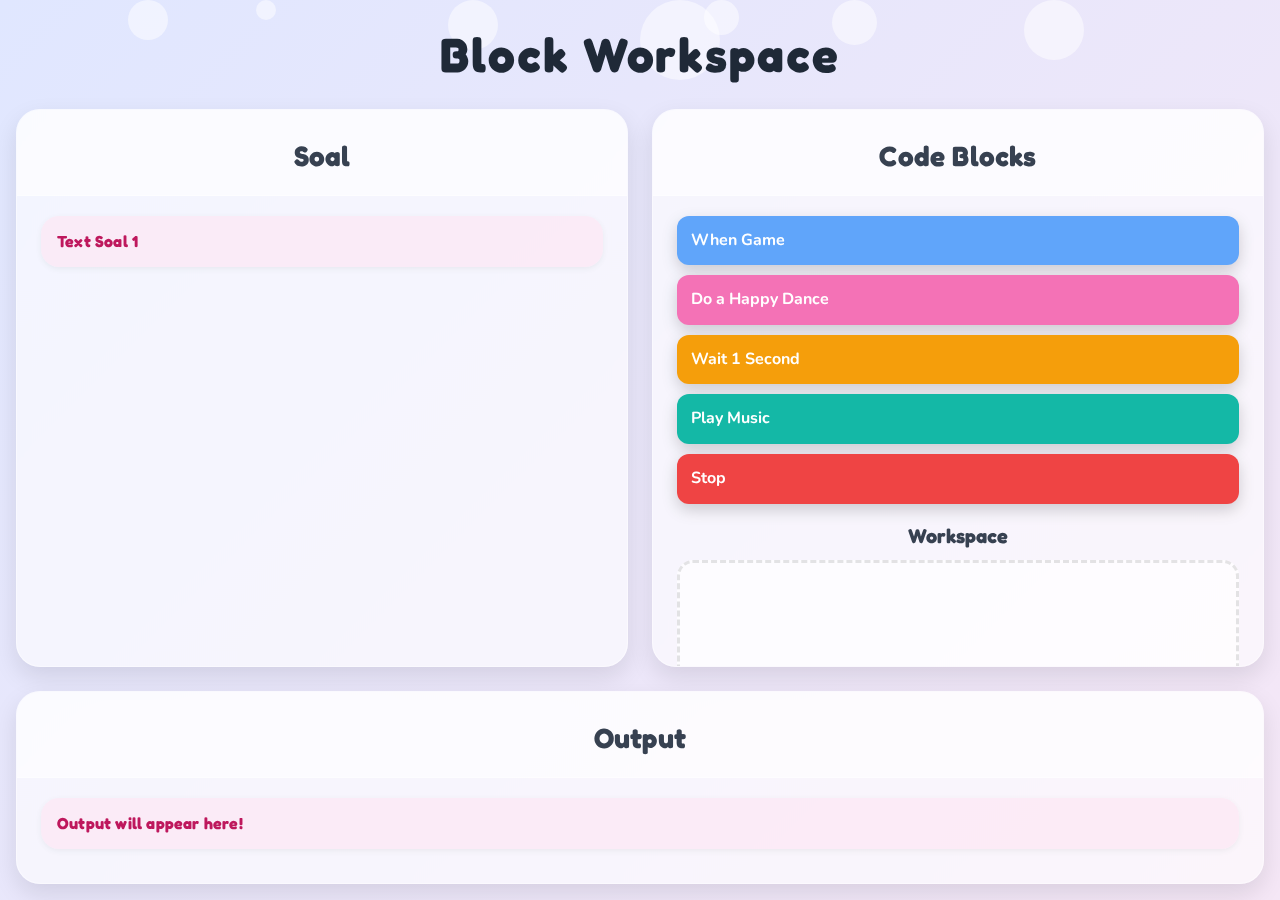
<file: 1.html>
<!doctype html>
<html lang="en">
<head>
  <meta charset="utf-8" />
  <meta name="viewport" content="width=device-width,initial-scale=1" />
  <title>Code Cubs Academy - Quiz Time!</title>

  <!-- Fonts -->
  <link rel="preconnect" href="https://fonts.googleapis.com" />
  <link rel="preconnect" href="https://fonts.gstatic.com" crossorigin />
  <link href="https://fonts.googleapis.com/css2?family=Fredoka:wght@400;600;700&family=Nunito:wght@400;600;700&display=swap" rel="stylesheet" />

  <!-- Styles -->
  <link rel="stylesheet" href="styles.css" />
</head>
<body>
  <!-- Background bubbles -->
  <div class="bubbles">
    <div class="bubble"></div><div class="bubble"></div><div class="bubble"></div>
    <div class="bubble"></div><div class="bubble"></div><div class="bubble"></div>
    <div class="bubble"></div>
  </div>

  <!-- Page container -->
  <div class="container">
    <!-- Header -->
    <header class="page-header">
      <h1 class="brand">Block Workspace</h1>
    </header>

    <!-- Two-column content -->
<main class="stack">          <!-- was class="split" -->
  <div class="split">         <!-- keeps the two cards side-by-side -->
    <section class="card">
      <header class="card__header">
        <h2 class="card__title">Soal</h2>
      </header>
      <div class="card__body">
        <p>Text Soal 1</p>
      </div>
    </section>

    <section class="card">
      <header class="card__header">
        <h2 class="card__title">Code Blocks</h2>
      </header>
      <div class="card__body">
        <div class="blocks">
          <div draggable="true" class="code-block code-block--blue">When Game</div>
          <div draggable="true" class="code-block code-block--pink">Do a Happy Dance</div>
          <div draggable="true" class="code-block code-block--amber">Wait 1 Second</div>
          <div draggable="true" class="code-block code-block--teal">Play Music</div>
          <div draggable="true" class="code-block code-block--red">Stop</div>
        </div>

        <h3 class="workspace__title">Workspace</h3>
        <div id="quiz-workspace" class="workspace" aria-label="Code workspace"></div>
        <button id="run-code-btn" class="btn">Run Code!</button>
      </div>
    </section>
  </div>
    <section class="card card--fluid">
    <header class="card__header">
      <h2 class="card__title">Output</h2>
    </header>
    <div class="card__body">
      <p>Output will appear here!</p>
    </div>
  </section>
</main>


  <!-- Drag & drop -->
  <script>
    const draggables = document.querySelectorAll('.code-block');
    const dropzone = document.getElementById('quiz-workspace');

    draggables.forEach(el => {
      el.addEventListener('dragstart', () => el.classList.add('dragging'));
      el.addEventListener('dragend',   () => el.classList.remove('dragging'));
    });

    dropzone.addEventListener('dragover', e => {
      e.preventDefault();
      dropzone.classList.add('drag-over');
    });
    dropzone.addEventListener('dragleave', () => dropzone.classList.remove('drag-over'));
    dropzone.addEventListener('dragenter', e => e.preventDefault());

    dropzone.addEventListener('drop', e => {
      e.preventDefault();
      dropzone.classList.remove('drag-over');
      const dragging = document.querySelector('.dragging');
      if (dragging) {
        const clone = dragging.cloneNode(true);
        clone.classList.remove('dragging');
        dropzone.appendChild(clone);
      }
    });
  </script>
</body>
</html>
</file>
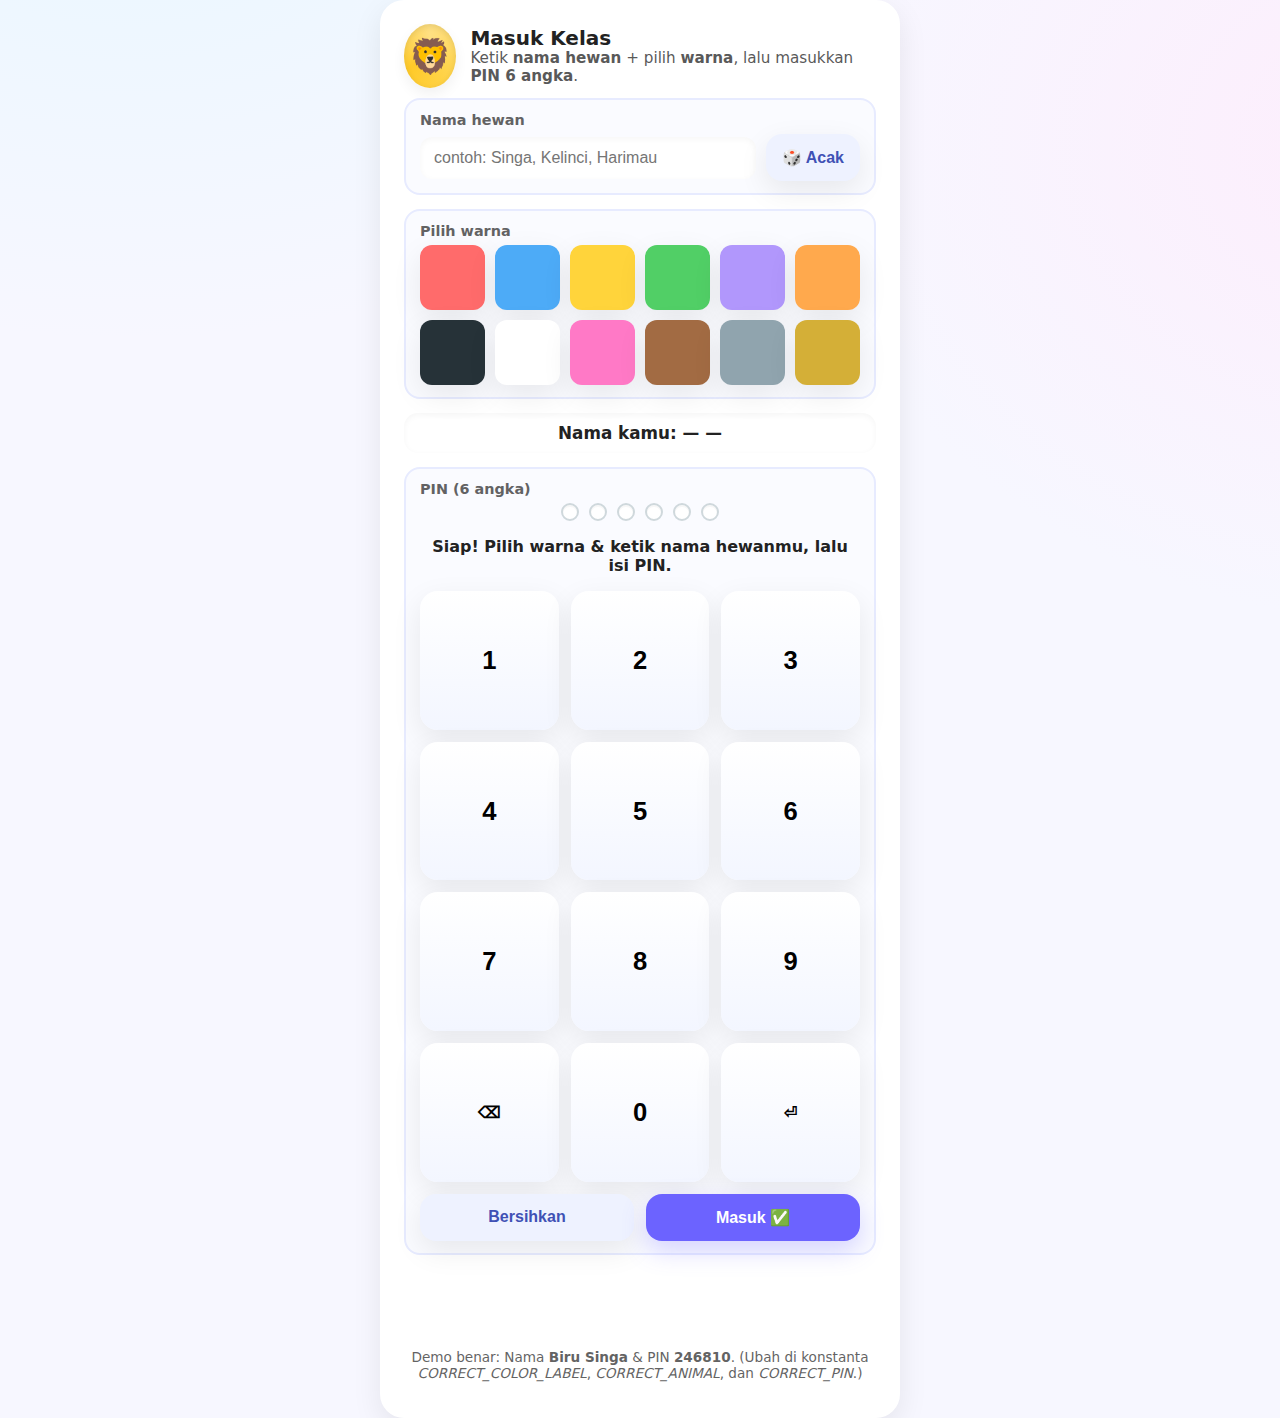
<file: login.html>
<!DOCTYPE html>
<html lang="id">
<head>
  <meta charset="utf-8" />
  <meta name="viewport" content="width=device-width, initial-scale=1" />
  <title>Login Anak – Nama (Hewan+Warna) + PIN</title>
  <style>
    :root{
      --bg: #f7f7ff;
      --card: #ffffff;
      --text: #222;
      --accent: #6c63ff;
      --accent-2: #00c2a8;
      --danger: #ff5d6c;
      --shadow: 0 10px 30px rgba(0,0,0,.08);
      --radius: 24px;
    }
    *{box-sizing:border-box}
    body{
      margin:0; font-family: ui-rounded, system-ui, -apple-system, Segoe UI, Roboto, "Helvetica Neue", Arial, "Noto Emoji", sans-serif; 
      background: radial-gradient(1200px 800px at 10% -10%, #E9F7FF 0%, transparent 60%),
                  radial-gradient(1000px 800px at 110% 10%, #FDEDFC 0%, transparent 60%),
                  var(--bg);
      color:var(--text);
      min-height:100svh; display:grid; place-items:center;
    }
    .card{ width:min(92vw, 520px); background:var(--card); border-radius:var(--radius); box-shadow:var(--shadow); padding:24px; position:relative; overflow:hidden }
    .header{ display:flex; align-items:center; gap:14px; margin-bottom:10px }
    .mascot{ width:64px; height:64px; border-radius:50%; display:grid; place-items:center; font-size:34px; background: conic-gradient(from 0deg, #ffe082, #ffd54f, #ffca28, #ffe082); box-shadow: inset 0 2px 6px rgba(0,0,0,.1), 0 6px 14px rgba(0,0,0,.06); animation: floaty 3s ease-in-out infinite }
    @keyframes floaty{0%,100%{transform:translateY(0)}50%{transform:translateY(-4px)}}
    h1{ font-size:1.25rem; margin:0; line-height:1.1 }
    .sub{opacity:.75; font-size:.95rem}

    .grid{ display:grid; gap:14px }
    .field{ background:#fafbff; border:2px solid #e7ebff; border-radius:16px; padding:12px 14px }
    .label{ font-weight:800; font-size:.9rem; opacity:.7; margin-bottom:6px }
    .row{ display:flex; gap:10px; align-items:center; flex-wrap:wrap }
    input[type="text"]{ flex:1; border:none; background:#fff; border-radius:12px; padding:12px 14px; font-size:1rem; outline: none; box-shadow: inset 0 2px 6px rgba(0,0,0,.04) }
    .chip{ display:inline-flex; align-items:center; gap:8px; padding:8px 12px; border-radius:999px; background:#fff; box-shadow: var(--shadow); font-weight:800 }
    .chip .dot{ width:14px; height:14px; border-radius:50% }

    /* Palette warna */
    .palette{ display:grid; grid-template-columns: repeat(6, 1fr); gap:10px }
    .swatch{ aspect-ratio:1/1; border:none; border-radius:12px; cursor:pointer; box-shadow: var(--shadow); position:relative }
    .swatch.selected::after{ content:""; position:absolute; inset:3px; border:3px solid #fff; border-radius:10px; box-shadow:0 0 0 2px rgba(0,0,0,.2) }

    /* PIN */
    .pin-dots{ display:flex; gap:10px; justify-content:center; margin:6px 0 10px }
    .dotpin{ width:18px; height:18px; border-radius:12px; border:2px solid #cfd8dc; background:#fff; box-shadow:inset 0 2px 0 rgba(0,0,0,.03) }
    .dotpin.filled{ background:var(--accent); border-color:var(--accent); box-shadow:0 0 0 4px rgba(108,99,255,.12) inset }

    .keys{ display:grid; grid-template-columns: repeat(3, 1fr); gap:12px }
    .key{ aspect-ratio:1/1; border:none; border-radius:18px; font-size:1.6rem; font-weight:800; cursor:pointer; background:linear-gradient(180deg, #ffffff, #f3f6ff); box-shadow: var(--shadow); transition: transform .06s ease, box-shadow .1s ease }
    .key:active{ transform: translateY(2px) scale(.98); box-shadow: 0 6px 18px rgba(0,0,0,.08)}
    .key.action{ font-size:1rem; font-weight:700 }

    .row-actions{ display:grid; grid-template-columns: 1fr 1fr; gap:12px; margin-top:12px }
    .btn{ padding:14px 16px; border:none; border-radius:16px; font-size:1rem; font-weight:800; cursor:pointer; background:var(--accent); color:#fff; box-shadow:0 10px 24px rgba(108,99,255,.25); transition: transform .06s ease }
    .btn.secondary{ background:#eef2ff; color:#3f51b5; box-shadow: var(--shadow) }
    .btn:active{ transform: translateY(1px) }

    .display{ text-align:center; font-weight:900; font-size:1.05rem; padding:10px 12px; background:#fff; border-radius:14px; box-shadow: inset 0 2px 6px rgba(0,0,0,.04) }

    .msg{ text-align:center; min-height:22px; font-weight:700; }
    .msg.ok{ color: var(--accent-2) }
    .msg.err{ color: var(--danger) }

    .shake{ animation: shake .28s ease both }
    @keyframes shake{ 10%, 90%{transform: translateX(-2px)} 20%,80%{transform: translateX(4px)} 30%,50%,70%{transform: translateX(-8px)} 40%,60%{transform: translateX(8px)} }

    .confetti{ position:absolute; inset:0; pointer-events:none; overflow:hidden }
    .piece{ position:absolute; width:10px; height:14px; border-radius:3px; opacity:0; animation: drop 900ms ease-out forwards }
    @keyframes drop{ 0%{ transform: translateY(-40px) rotate(0); opacity:0 } 15%{opacity:1} 100%{ transform: translateY(450px) rotate(480deg); opacity:0 } }

    .footer{ text-align:center; margin-top:12px; font-size:.85rem; opacity:.7 }
    .sr-only{ position:absolute; width:1px; height:1px; padding:0; margin:-1px; overflow:hidden; clip:rect(0,0,0,0); white-space:nowrap; border:0 }
  </style>
</head>
<body>
  <main class="card" role="main" aria-labelledby="title">
    <div class="confetti" aria-hidden="true" id="confetti"></div>
    <div class="header">
      <div class="mascot" aria-hidden="true">🦁</div>
      <div>
        <h1 id="title">Masuk Kelas</h1>
        <div class="sub">Ketik <strong>nama hewan</strong> + pilih <strong>warna</strong>, lalu masukkan <strong>PIN 6 angka</strong>.</div>
      </div>
    </div>

    <section class="grid" aria-label="Identitas Anak">
      <!-- NAMA HEWAN -->
      <div class="field">
        <div class="label">Nama hewan</div>
        <div class="row">
          <input id="animal" type="text" placeholder="contoh: Singa, Kelinci, Harimau" inputmode="latin-name" aria-label="Nama hewan" />
          <button class="btn secondary" id="btn-dice" aria-label="Acak nama">🎲 Acak</button>
        </div>
      </div>

      <!-- WARNA -->
      <div class="field">
        <div class="label">Pilih warna</div>
        <div class="palette" id="palette" role="group" aria-label="Pilih warna favorit">
          <!-- swatches dibuat via JS -->
        </div>
      </div>

      <!-- NAMA TAMPILAN -->
      <div class="display" id="displayName">Nama kamu: —</div>

      <!-- PIN -->
      <div class="field">
        <div class="label">PIN (6 angka)</div>
        <div class="pin-dots" aria-label="Status PIN" aria-live="polite">
          <div class="dotpin" id="p0"></div>
          <div class="dotpin" id="p1"></div>
          <div class="dotpin" id="p2"></div>
          <div class="dotpin" id="p3"></div>
          <div class="dotpin" id="p4"></div>
          <div class="dotpin" id="p5"></div>
        </div>
        <p id="msg" class="msg" aria-live="polite"></p>
        <div class="keys" role="group" aria-label="Keypad angka">
          <button class="key" data-k="1" aria-label="1">1</button>
          <button class="key" data-k="2" aria-label="2">2</button>
          <button class="key" data-k="3" aria-label="3">3</button>
          <button class="key" data-k="4" aria-label="4">4</button>
          <button class="key" data-k="5" aria-label="5">5</button>
          <button class="key" data-k="6" aria-label="6">6</button>
          <button class="key" data-k="7" aria-label="7">7</button>
          <button class="key" data-k="8" aria-label="8">8</button>
          <button class="key" data-k="9" aria-label="9">9</button>
          <button class="key action" data-k="bk" aria-label="Hapus satu">⌫</button>
          <button class="key" data-k="0" aria-label="0">0</button>
          <button class="key action" data-k="ok" aria-label="Masuk">⏎</button>
        </div>
        <div class="row-actions">
          <button class="btn secondary" id="btn-clear" aria-label="Bersihkan PIN">Bersihkan</button>
          <button class="btn" id="btn-login" aria-label="Masuk" disabled>Masuk ✅</button>
        </div>
      </div>

      <p id="status" class="msg" aria-live="polite"></p>
      <p class="footer">Demo benar: Nama <strong>Biru Singa</strong> & PIN <strong>246810</strong>. (Ubah di konstanta <em>CORRECT_COLOR_LABEL</em>, <em>CORRECT_ANIMAL</em>, dan <em>CORRECT_PIN</em>.)</p>
    </section>
  </main>

  <span class="sr-only" id="sr-status" aria-live="polite"></span>

  <script>
    // === Pengaturan Demo (ubah sesuai kebutuhan) ===
    const CORRECT_PIN = "246810";             // PIN benar
    const CORRECT_ANIMAL = "singa";           // nama hewan (lowercase)
    const CORRECT_COLOR_LABEL = "Biru";       // label warna yang benar (case sensitive untuk tampilan saja)

    // Daftar warna (key,label,hex)
    const COLORS = [
      {key:'Merah', hex:'#ff6b6b'},
      {key:'Biru', hex:'#4dabf7'},
      {key:'Kuning', hex:'#ffd43b'},
      {key:'Hijau', hex:'#51cf66'},
      {key:'Ungu', hex:'#b197fc'},
      {key:'Jingga', hex:'#ffa94d'},
      {key:'Hitam', hex:'#263238'},
      {key:'Putih', hex:'#ffffff'},
      {key:'Pink', hex:'#ff79c6'},
      {key:'Cokelat', hex:'#a26b43'},
      {key:'Abu', hex:'#90a4ae'},
      {key:'Emas', hex:'#d4af37'}
    ];

    // === State ===
    let selectedColor = null; // string label (mis. 'Biru')
    let pin = "";

    // DOM refs
    const msg = document.getElementById('msg');
    const status = document.getElementById('status');
    const sr = document.getElementById('sr-status');
    const animal = document.getElementById('animal');
    const displayName = document.getElementById('displayName');
    const btnDice = document.getElementById('btn-dice');
    const palette = document.getElementById('palette');
    const btnLogin = document.getElementById('btn-login');
    const dots = [...document.querySelectorAll('.dotpin')];

    // Suara sederhana (beep) via WebAudio
    const ctx = new (window.AudioContext || window.webkitAudioContext)();
    function beep(freq=660, dur=80, type='sine', vol=0.08){
      const o = ctx.createOscillator();
      const g = ctx.createGain();
      o.type = type; o.frequency.value = freq;
      g.gain.value = vol; o.connect(g); g.connect(ctx.destination);
      o.start(); setTimeout(()=>o.stop(), dur);
    }

    function setMessage(el, text, kind){ el.textContent = text || ""; el.className = 'msg' + (kind? ' ' + kind : ''); sr.textContent = text || ""; }
    function updateDots(){ dots.forEach((d,i)=> d.classList.toggle('filled', i < pin.length)); }
    function canSubmit(){ return animal.value.trim().length>0 && !!selectedColor && pin.length===6 }
    function updateDisplay(){
      const a = capitalize(animal.value.trim());
      const name = (selectedColor? selectedColor : '—') + ' ' + (a || '—');
      displayName.textContent = 'Nama kamu: ' + name;
      btnLogin.disabled = !canSubmit();
    }
    function capitalize(s){ return s? s.charAt(0).toUpperCase()+s.slice(1).toLowerCase(): s }
    function shake(){ const card = document.querySelector('.card'); card.classList.remove('shake'); void card.offsetWidth; card.classList.add('shake'); }
    function dropConfetti(){
      const box = document.getElementById('confetti');
      const colors = ['#6c63ff','#00c2a8','#ffb74d','#ef5350','#7e57c2','#42a5f5'];
      for(let i=0;i<90;i++){
        const el = document.createElement('div');
        el.className = 'piece';
        el.style.left = (Math.random()*100) + '%';
        el.style.top = (-20 - Math.random()*60) + 'px';
        el.style.background = colors[Math.floor(Math.random()*colors.length)];
        el.style.transform = `translateY(${-50 - Math.random()*100}px)`;
        el.style.animationDelay = (Math.random()*300) + 'ms';
        box.appendChild(el);
        setTimeout(()=> el.remove(), 1200);
      }
    }

    // Gambar palette
    function drawPalette(){
      palette.innerHTML = '';
      COLORS.forEach(c=>{
        const b = document.createElement('button');
        b.className = 'swatch';
        b.style.background = c.hex;
        b.title = c.key;
        b.setAttribute('aria-label', c.key);
        b.addEventListener('click', ()=>{
          selectedColor = c.key;
          document.querySelectorAll('.swatch').forEach(s=> s.classList.remove('selected'));
          b.classList.add('selected');
          beep(700,60,'sine',0.05);
          updateDisplay();
        });
        palette.appendChild(b);
      });
    }

    function verify(){
      const animalOK = animal.value.trim().toLowerCase() === CORRECT_ANIMAL;
      const colorOK = selectedColor === CORRECT_COLOR_LABEL;
      const pinOK = pin === CORRECT_PIN;
      if(animalOK && colorOK && pinOK){
        setMessage(status, 'Berhasil! Selamat datang 👋', 'ok');
        beep(880,120,'triangle',0.08); setTimeout(()=>beep(1046,140,'triangle',0.08), 120);
        dropConfetti();
        // window.location.href = '/dashboard';
      } else {
        setMessage(status, 'Ups, kombinasi belum tepat. Coba lagi ya!', 'err');
        beep(220,140,'sawtooth',0.06); setTimeout(()=>beep(160,160,'sawtooth',0.06), 160);
        shake();
      }
    }

    // Keypad PIN
    function press(k){
      if(k === 'bk'){
        pin = pin.slice(0,-1); updateDots(); setMessage(msg,'',''); beep(420,60,'square',0.05); btnLogin.disabled = !canSubmit(); return;
      }
      if(k === 'ok'){
        if(canSubmit()) verify(); else setMessage(msg, 'Lengkapi nama, warna, dan 6 angka PIN dulu ya.', '');
        return;
      }
      if(/^[0-9]$/.test(k)){
        if(pin.length < 6){ pin += k; updateDots(); beep(640,50,'sine',0.05); btnLogin.disabled = !canSubmit(); }
      }
    }

    document.querySelectorAll('.key').forEach(btn=> btn.addEventListener('click', ()=> press(btn.dataset.k)));
    window.addEventListener('keydown', (e)=>{
      if(e.key >= '0' && e.key <= '9') press(e.key);
      else if(e.key === 'Backspace') press('bk');
      else if(e.key === 'Enter') press('ok');
    });

    document.getElementById('btn-clear').addEventListener('click', ()=>{ pin = ""; updateDots(); setMessage(msg,'',''); btnLogin.disabled = !canSubmit(); beep(360,60,'square',0.05); });
    btnLogin.addEventListener('click', ()=> verify());

    // Nama hewan
    animal.addEventListener('input', updateDisplay);
    btnDice.addEventListener('click', ()=>{
      const animals = ['Singa','Kelinci','Harimau','Gajah','Kuda','Rusa','Burung','Kucing','Anjing','Panda'];
      const a = animals[Math.floor(Math.random()*animals.length)];
      const c = COLORS[Math.floor(Math.random()*COLORS.length)].key;
      animal.value = a; selectedColor = c;
      document.querySelectorAll('.swatch').forEach(s=> s.classList.remove('selected'));
      // pilih swatch yang cocok
      [...palette.children].forEach((el)=>{ if(el.getAttribute('aria-label')===c) el.classList.add('selected') });
      updateDisplay();
      beep(760,90,'sine',0.06);
    });

    // Init
    function init(){
      drawPalette();
      updateDots();
      updateDisplay();
      setMessage(msg, 'Siap! Pilih warna & ketik nama hewanmu, lalu isi PIN.', '');
    }
    init();
  </script>
</body>
</html>
</file>
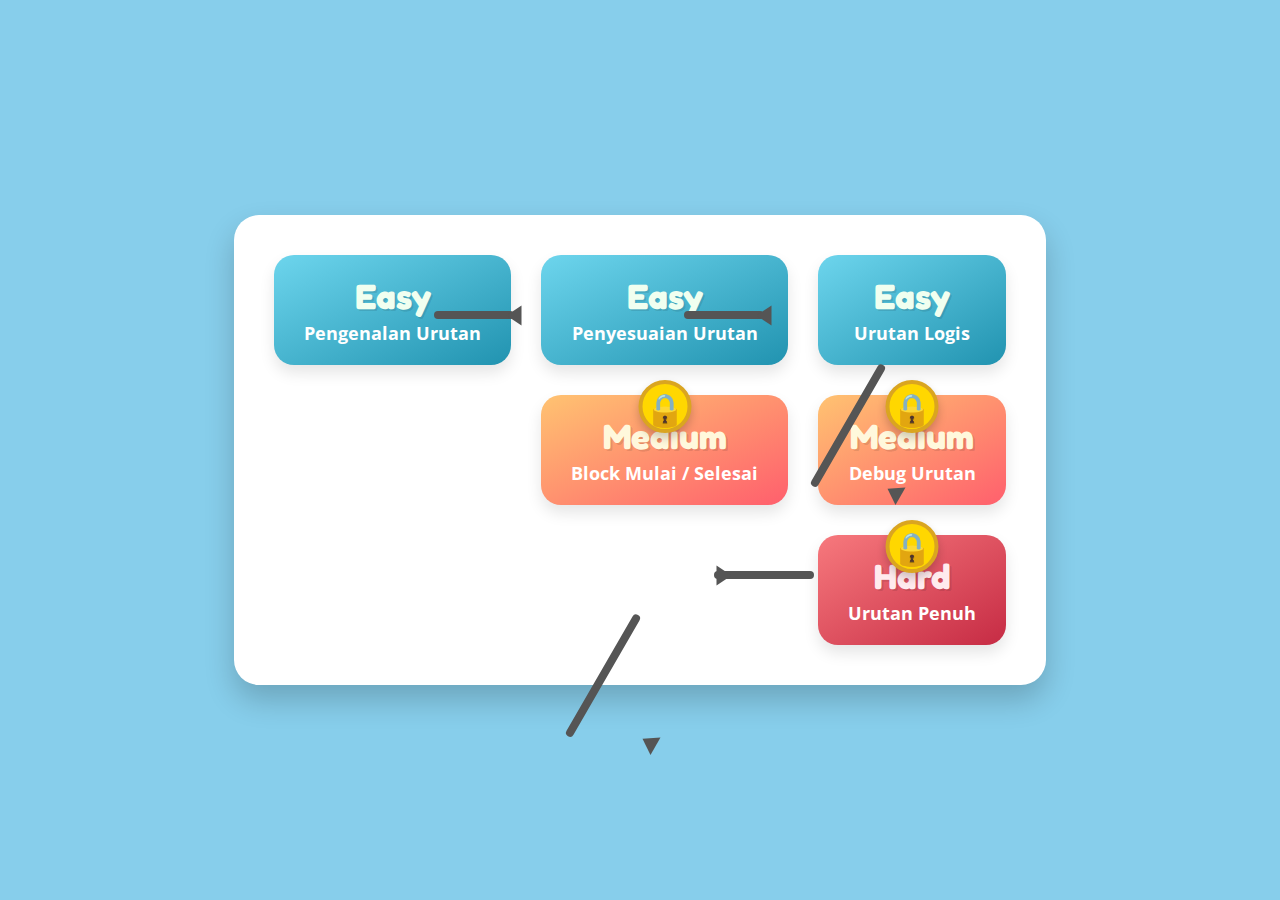
<file: sublevel.html>
<!DOCTYPE html>
<html lang="en">
<head>
    <meta charset="UTF-8">
    <meta name="viewport" content="width=device-width, initial-scale=1.0">
    <title>Quiz Selection</title>
    <link href="https://fonts.googleapis.com/css2?family=Fredoka+One&family=Open+Sans:wght@400;700&display=swap" rel="stylesheet">
    <style>
        body {
            font-family: 'Open Sans', sans-serif;
            background-color: #87CEEB; /* Sky Blue */
            display: flex;
            justify-content: center;
            align-items: center;
            min-height: 100vh;
            margin: 0;
            padding: 20px;
            box-sizing: border-box;
            overflow: auto; /* Allow scrolling for smaller screens */
        }

        .container {
            display: grid;
            grid-template-areas:
                "easy1 easy2 easy3"
                ". medium1 medium2"
                ". . hard1";
            gap: 30px;
            padding: 40px;
            background-color: #ffffff;
            border-radius: 25px;
            box-shadow: 0 15px 30px rgba(0, 0, 0, 0.2);
            position: relative;
            max-width: 900px;
        }

        .quiz-card {
            display: flex;
            flex-direction: column;
            justify-content: center;
            align-items: center;
            padding: 20px 30px;
            border-radius: 20px;
            color: #fff;
            text-align: center;
            font-weight: bold;
            box-shadow: 0 8px 15px rgba(0, 0, 0, 0.1);
            transition: transform 0.3s ease, box-shadow 0.3s ease;
            position: relative;
        }

        .quiz-card:hover {
            transform: translateY(-5px);
            box-shadow: 0 12px 20px rgba(0, 0, 0, 0.15);
        }

        .level-text {
            font-family: 'Fredoka One', cursive;
            font-size: 2.2em;
            margin-bottom: 5px;
            text-shadow: 2px 2px 0 rgba(0,0,0,0.1);
        }

        .title-text {
            font-family: 'Open Sans', sans-serif;
            font-size: 1.1em;
            line-height: 1.3;
        }

        /* Easy Cards */
        .easy {
            background-color: #6DD5ED; /* Lighter Green/Cyan for easy */
            background-image: linear-gradient(to bottom right, #6DD5ED, #2193B0);
        }
        .easy .level-text { color: #f0fff0; } /* Lightest green for Easy text */

        /* Medium Cards */
        .medium {
            background-color: #FFC371; /* Lighter Orange/Peach for medium */
            background-image: linear-gradient(to bottom right, #FFC371, #FF5F6D);
        }
        .medium .level-text { color: #fff8dc; } /* Creamy white for Medium text */

        /* Hard Cards */
        .hard {
            background-color: #F7797D; /* Lighter Red/Coral for hard */
            background-image: linear-gradient(to bottom right, #F7797D, #C62B44);
        }
        .hard .level-text { color: #ffebee; } /* Very light red for Hard text */

        .lock-icon {
            position: absolute;
            top: -15px;
            left: 50%;
            transform: translateX(-50%);
            width: 45px;
            height: 45px;
            background-color: #FFD700; /* Gold color for lock */
            border-radius: 50%;
            display: flex;
            justify-content: center;
            align-items: center;
            border: 4px solid #DAA520; /* Darker gold border */
            box-shadow: 0 5px 10px rgba(0, 0, 0, 0.2);
            z-index: 10;
        }

        .lock-icon::before {
            content: '🔒';
            font-size: 2em;
            line-height: 1;
            transform: translateY(2px); /* Adjust emoji position */
        }

        /* Grid Area Assignments */
        .card-easy-1 { grid-area: easy1; }
        .card-easy-2 { grid-area: easy2; }
        .card-easy-3 { grid-area: easy3; }
        .card-medium-1 { grid-area: medium1; }
        .card-medium-2 { grid-area: medium2; }
        .card-hard-1 { grid-area: hard1; }

        /* Arrows - using pseudo-elements for a cleaner look */
        .arrow {
            position: absolute;
            background-color: #555;
            z-index: 5;
            border-radius: 5px;
        }

        .arrow-head {
            position: absolute;
            width: 0;
            height: 0;
            border-left: 10px solid transparent;
            border-right: 10px solid transparent;
            border-top: 15px solid #555;
            z-index: 5;
        }

        /* Arrow 1: Easy 1 to Easy 2 */
        .arrow-1 {
            top: 100px;
            left: 200px;
            width: 80px;
            height: 8px;
            transform: translateY(-50%);
        }
        .arrow-1 + .arrow-head {
            top: 93px;
            left: 270px;
            transform: rotate(90deg);
        }

        /* Arrow 2: Easy 2 to Easy 3 */
        .arrow-2 {
            top: 100px;
            left: 450px;
            width: 80px;
            height: 8px;
            transform: translateY(-50%);
        }
        .arrow-2 + .arrow-head {
            top: 93px;
            left: 520px;
            transform: rotate(90deg);
        }

        /* Arrow 3: Easy 3 to Medium 2 (diagonal) */
        .arrow-3 {
            width: 8px;
            height: 140px; /* Adjust length as needed */
            top: 150px;
            left: 645px;
            transform: rotate(30deg); /* Adjust angle for diagonal */
            transform-origin: top center;
        }
        .arrow-3 + .arrow-head {
            top: 270px;
            left: 650px;
            transform: rotate(120deg); /* Adjust angle to match arrow end */
        }

        /* Arrow 4: Medium 2 to Medium 1 */
        .arrow-4 {
            top: 360px;
            left: 480px;
            width: 100px;
            height: 8px;
            transform: translateY(-50%) rotate(180deg); /* Rotate to point left */
        }
        .arrow-4 + .arrow-head {
            top: 353px;
            left: 480px;
            transform: rotate(-90deg); /* Point left */
        }

        /* Arrow 5: Medium 1 to Hard 1 */
        .arrow-5 {
            width: 8px;
            height: 140px; /* Adjust length as needed */
            top: 400px;
            left: 400px;
            transform: rotate(30deg); /* Adjust angle for diagonal */
            transform-origin: top center;
        }
        .arrow-5 + .arrow-head {
            top: 520px;
            left: 405px;
            transform: rotate(120deg); /* Adjust angle to match arrow end */
        }


        /* Responsive Adjustments */
        @media (max-width: 768px) {
            .container {
                grid-template-areas:
                    "easy1"
                    "easy2"
                    "easy3"
                    "medium1"
                    "medium2"
                    "hard1";
                padding: 20px;
                gap: 20px;
            }

            .quiz-card {
                width: 100%;
                max-width: 300px;
                margin: 0 auto;
            }

            .level-text {
                font-size: 1.8em;
            }

            .title-text {
                font-size: 1em;
            }

            /* Hide arrows on smaller screens as layout changes dramatically */
            .arrow, .arrow-head {
                display: none;
            }
        }
    </style>
</head>
<body>
    <div class="container">
        <div class="quiz-card easy card-easy-1">
            <div class="level-text">Easy</div>
            <div class="title-text">Pengenalan Urutan</div>
        </div>
        <div class="quiz-card easy card-easy-2">
            <div class="level-text">Easy</div>
            <div class="title-text">Penyesuaian Urutan</div>
        </div>
        <div class="quiz-card easy card-easy-3">
            <div class="level-text">Easy</div>
            <div class="title-text">Urutan Logis</div>
        </div>

        <div class="quiz-card medium card-medium-1">
            <div class="lock-icon"></div>
            <div class="level-text">Medium</div>
            <div class="title-text">Block Mulai / Selesai</div>
        </div>
        <div class="quiz-card medium card-medium-2">
            <div class="lock-icon"></div>
            <div class="level-text">Medium</div>
            <div class="title-text">Debug Urutan</div>
        </div>

        <div class="quiz-card hard card-hard-1">
            <div class="lock-icon"></div>
            <div class="level-text">Hard</div>
            <div class="title-text">Urutan Penuh</div>
        </div>

        <div class="arrow arrow-1"></div><div class="arrow-head"></div>
        <div class="arrow arrow-2"></div><div class="arrow-head"></div>
        <div class="arrow arrow-3"></div><div class="arrow-head"></div>
        <div class="arrow arrow-4"></div><div class="arrow-head"></div>
        <div class="arrow arrow-5"></div><div class="arrow-head"></div>
    </div>
</body>
</html>
</file>
<file: styles.css>
/* =============== Theme & base =============== */
:root{
  --bg1:#f0f9ff; --bg2:#ecfccb; --bg3:#fce7f3; --bg4:#e0e7ff;
  --ink:#334155; --ink-strong:#374151; --muted:#475569;
  --card:rgba(255,255,255,.6); --card-border:rgba(255,255,255,.4);
  --shadow:0 10px 25px rgba(2,6,23,.10);
  --radius-xl:1.5rem; --radius-lg:1rem;
  --accent:#be185d; --accent-bg:rgba(252,231,243,.7);
  --btn:#22c55e; --btn-hover:#16a34a;
}

* { box-sizing: border-box; }
html, body { height:100%; }
body{
  margin:0; color:var(--ink);
  font:16px/1.6 "Nunito", system-ui, -apple-system, "Segoe UI", Roboto, Arial, sans-serif;
  background: linear-gradient(-45deg, var(--bg1), var(--bg2), var(--bg3), var(--bg4));
  background-size:400% 400%; animation: bgShift 15s ease infinite;
  overflow:auto; /* match original behavior */
}
@keyframes bgShift{
  0%{ background-position:0% 50%; }
  50%{ background-position:100% 50%; }
  100%{ background-position:0% 50%; }
}

/* =============== Bubbles =============== */
.bubbles{ position:fixed; inset:0; overflow:hidden; z-index:0; }
.bubble{
  position:absolute; background:rgba(255,255,255,.5); border-radius:50%;
  animation: rise 10s infinite ease-in;
}
.bubble:nth-child(1){ width:40px; height:40px; left:10%; animation-duration:8s; }
.bubble:nth-child(2){ width:20px; height:20px; left:20%; animation-duration:5s; animation-delay:1s; }
.bubble:nth-child(3){ width:50px; height:50px; left:35%; animation-duration:7s; animation-delay:2s; }
.bubble:nth-child(4){ width:80px; height:80px; left:50%; animation-duration:11s; }
.bubble:nth-child(5){ width:35px; height:35px; left:55%; animation-duration:6s; animation-delay:1s; }
.bubble:nth-child(6){ width:45px; height:45px; left:65%; animation-duration:8s; animation-delay:3s; }
.bubble:nth-child(7){ width:60px; height:60px; left:80%; animation-duration:12s; animation-delay:2s; }
@keyframes rise{
  0%{ bottom:-100px; transform:translateX(0); }
  50%{ transform:translateX(100px); }
  100%{ bottom:1080px; transform:translateX(-200px); }
}

/* =============== Layout =============== */
.container{
  position:relative; z-index:1;
  max-width:1280px; margin:0 auto; padding:16px; height:100%;
  display:flex; flex-direction:column;
}
.page-header{ text-align:center; margin-bottom:16px; }
.brand{
  margin:0; font-family:"Fredoka",system-ui,-apple-system,"Segoe UI",Roboto,Arial,sans-serif;
  font-weight:700; letter-spacing:.04em; color:#1f2937;
  font-size:clamp(28px,5vw,48px);
}

/* Two columns */
.split{
  display:flex; align-items:stretch; justify-content:space-between; gap:24px;
  min-height:0; flex:1;
}

/* Stack on small screens */
@media (max-width: 980px){
  body{ overflow:auto; }              /* allow page scroll on small screens */
  .split{ flex-direction:column; }
}

/* =============== Card =============== */
.card{
  background:var(--card);
  backdrop-filter:blur(6px); -webkit-backdrop-filter:blur(6px);
  border:1px solid var(--card-border);
  border-radius:var(--radius-xl);
  box-shadow:var(--shadow);
  display:flex; flex-direction:column;
  width:100%; max-width:42rem;
  height:auto;
  max-height: none; /* fills viewport minus some breathing room for header/padding */
  overflow:hidden;
}
@media (max-width: 980px){
  .card{ height:auto; max-height:none; }
}

.card__header{
  position:sticky; top:0; z-index:2;
  background:var(--card); border-bottom:1px solid var(--card-border);
  padding:24px 28px 16px; text-align:center;
}
.card__title{
  margin:0; color:var(--ink-strong);
  font-family:"Fredoka",system-ui,-apple-system,"Segoe UI",Roboto,Arial,sans-serif;
  font-weight:700; letter-spacing:.2px;
  font-size:clamp(20px,2.2vw,28px);
}

.card__body{
  flex:1; min-height:0; overflow:auto; overscroll-behavior:contain;
  padding:20px 24px;
}
.card__body::-webkit-scrollbar{ width:10px; }
.card__body::-webkit-scrollbar-thumb{ background:rgba(15,23,42,.18); border-radius:999px; }

/* Cute, bold paragraphs (global inside card body) */
.card__body p{
  font-family:"Fredoka",system-ui,-apple-system,"Segoe UI",Roboto,Arial,sans-serif;
  font-weight:700; font-size:clamp(16px,1.15vw,18px);
  line-height:1.7; letter-spacing:.2px;
  color:var(--accent);
  background:var(--accent-bg);
  padding:12px 16px; border-radius:18px;
  box-shadow:0 2px 6px rgba(2,6,23,.06);
  margin:0 0 14px;
}

/* =============== Blocks & Workspace =============== */
.blocks{ display:grid; gap:10px; grid-template-columns:1fr; margin-bottom:16px; }
.code-block{
  user-select:none; cursor:grab; border-radius:12px; padding:12px 14px;
  color:#fff; font-weight:700; box-shadow:0 6px 16px rgba(0,0,0,.18);
  transition: transform .15s ease, box-shadow .15s ease, opacity .15s ease;
}
.code-block:active{ cursor:grabbing; opacity:.9; transform:scale(1.05); box-shadow:0 12px 24px rgba(0,0,0,.22); }

.code-block--blue { background:#60a5fa; }
.code-block--pink { background:#f472b6; }
.code-block--amber{ background:#f59e0b; }
.code-block--teal { background:#14b8a6; }
.code-block--red  { background:#ef4444; }

.workspace__title{
  margin:10px 0 8px; text-align:center;
  font-family:"Fredoka",system-ui,-apple-system,"Segoe UI",Roboto,Arial,sans-serif;
  font-weight:700; color:var(--ink-strong); font-size:20px;
}
.workspace{
  min-height:200px; padding:12px; border-radius:16px;
  background:rgba(255,255,255,.7);
  border:3px dashed rgba(0,0,0,.10);
  display:flex; flex-direction:column; gap:8px;
}
.workspace.drag-over{ background:rgba(255,255,255,.85); border-color:#60a5fa; }

.stack {
  display: flex;
  flex-direction: column;
  gap: 24px;     /* space between the rows */
  min-height: 0; /* good with flex children that scroll */
  flex: 1;
}

/* optional: make the bottom card span full width */
.card--fluid { max-width: none; width: 100%; }

/* Button */
.btn{
  display:block; width:100%; margin-top:16px;
  appearance:none; border:0; border-radius:14px; padding:14px 18px;
  background:var(--btn); color:#fff; font-family:"Fredoka",system-ui,-apple-system,"Segoe UI",Roboto,Arial,sans-serif;
  font-size:24px; font-weight:700; box-shadow:0 10px 20px rgba(0,0,0,.15);
  transition: transform .15s ease, filter .2s ease, box-shadow .2s ease;
  cursor:pointer;
}
.btn:hover{ filter:brightness(.95); transform:translateY(-2px); box-shadow:0 16px 28px rgba(0,0,0,.2); }
</file>
